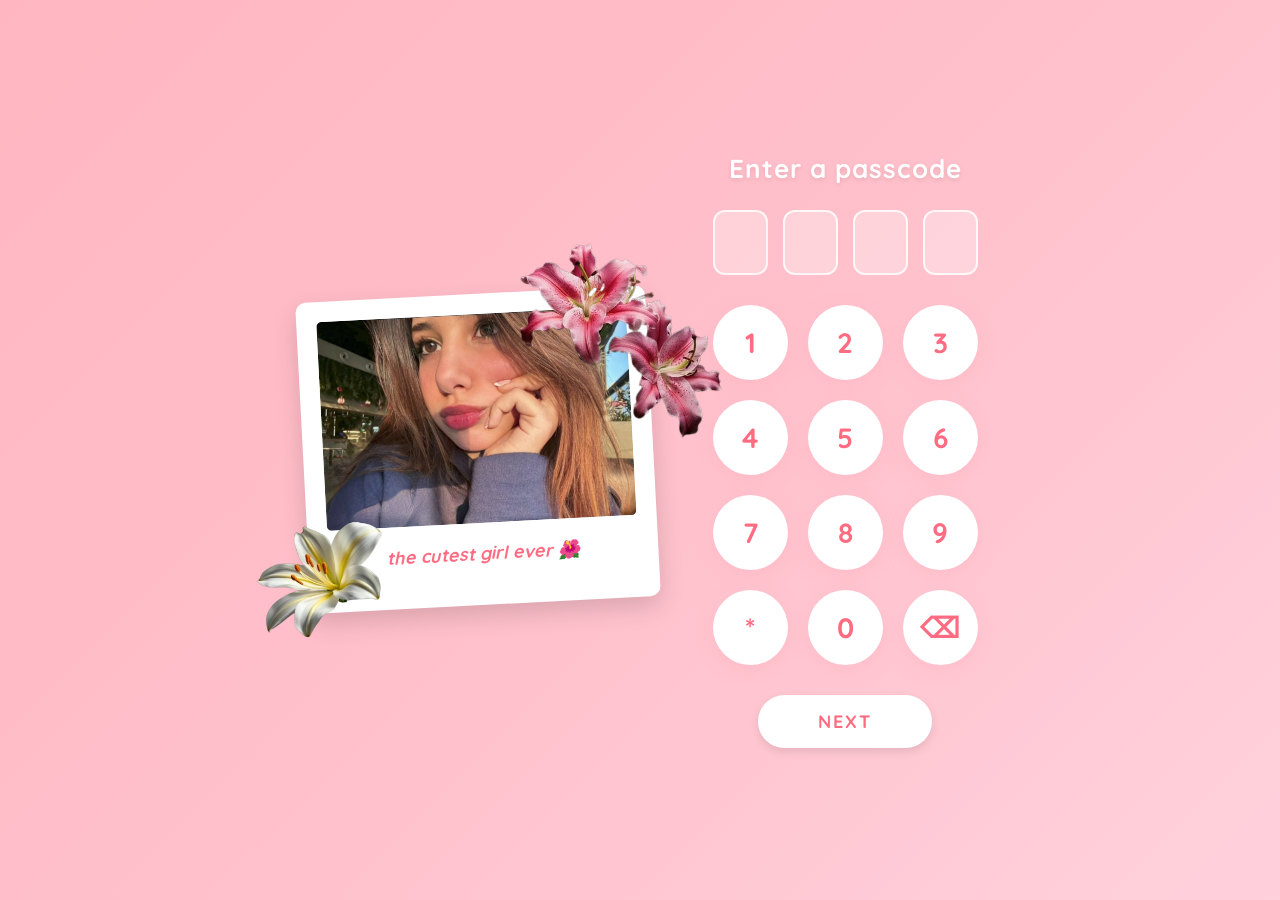
<file: index.html>
<!DOCTYPE html>
<html lang="en">
<head>
    <meta charset="UTF-8">
    <meta name="viewport" content="width=device-width, initial-scale=1.0">
    <title>Enter Passcode</title>
    <link rel="stylesheet" href="style.css">
    <link href="https://fonts.googleapis.com/css2?family=Quicksand:wght@500;700&display=swap" rel="stylesheet">
</head>
<body>
    <div class="container">
        
        <!-- القسم الأيسر: الصورة -->
        <div class="left-section">
            <div class="photo-card">
                <!-- الشريطة الوردية -->
                <img src="bow.png" alt="Bow" class="bow-icon">  
                <!-- صورة الرسم (الولد والبنت) -->
                <img src="couple.png" alt="Couple" class="couple-img">
                <p class="caption">the cutest girl ever 🌺</p>
            </div>
            <!-- صور الدببة -->
            <img src="teddy.png" alt="Teddy" class="teddy-img">
        </div>

        <!-- القسم الأيمن: لوحة الأرقام -->
        <div class="right-section">
            <h2>Enter a passcode</h2>
            
            <!-- المربعات التي تظهر فيها الأرقام -->
            <div class="passcode-display">
                <input type="text" readonly value="">
                <input type="text" readonly value="">
                <input type="text" readonly value="">
                <input type="text" readonly value="">
            </div>

            <!-- أزرار الأرقام -->
            <div class="keypad">
                <button onclick="addNumber(1)">1</button>
                <button onclick="addNumber(2)">2</button>
                <button onclick="addNumber(3)">3</button>
                <button onclick="addNumber(4)">4</button>
                <button onclick="addNumber(5)">5</button>
                <button onclick="addNumber(6)">6</button>
                <button onclick="addNumber(7)">7</button>
                <button onclick="addNumber(8)">8</button>
                <button onclick="addNumber(9)">9</button>
                <button onclick="addNumber('*')">*</button>
                <button onclick="addNumber(0)">0</button>
                <button onclick="deleteNumber()">⌫</button>
            </div>

            <!-- زر الانتقال للصفحة الثانية -->
            <button class="next-btn" onclick="goToNextPage()">NEXT</button>
        </div>

    </div>

    <!-- ربط ملف الجافاسكريبت -->
    <script src="script.js"></script>
</body>
</html>
</file>
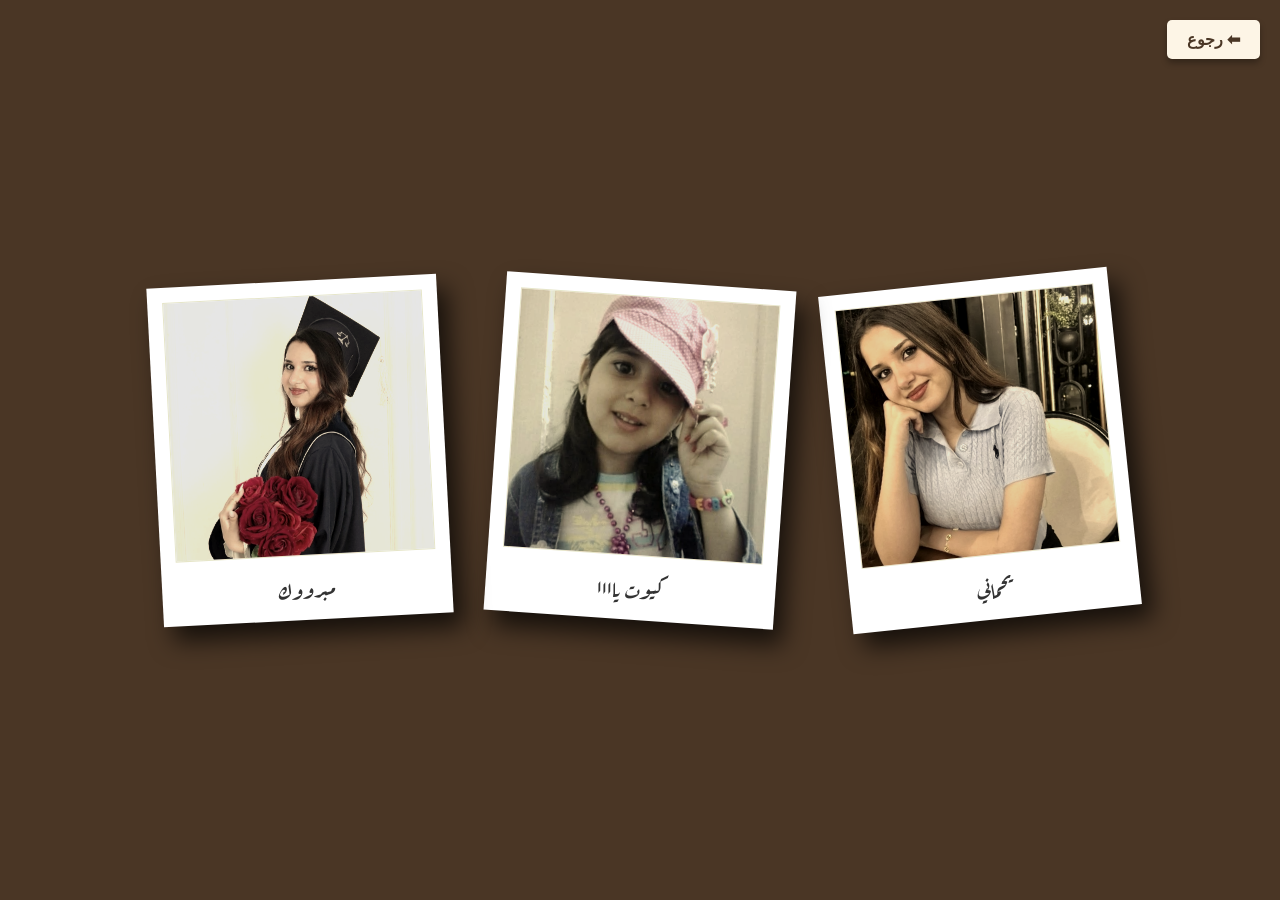
<file: album.html>
<!DOCTYPE html>
<html lang="ar" dir="rtl">
<head>
    <meta charset="UTF-8">
    <meta name="viewport" content="width=device-width, initial-scale=1.0">
    <title>ذكرياتنا</title>
    <!-- هنا ربطنا ملف التصميم -->
    <link rel="stylesheet" href="album.css">
    <link href="https://fonts.googleapis.com/css2?family=Aref+Ruqaa:wght@400;700&display=swap" rel="stylesheet">
</head>
<body>

    <!-- زر الرجوع لصفحة الهدايا -->
    <a href="page2.html" class="back-btn">⬅ رجوع</a>

    <div class="album-container">
        
        <!-- الصورة الأولى (غير photo1.jpg لاسم صورتك) -->
        <div class="polaroid">
            <img src="photo1.jpg" alt="Memory 1">
            <p>يحماني</p>
        </div>
        
        <!-- الصورة الثانية -->
        <div class="polaroid">
            <img src="photo2.jpg" alt="Memory 2">
            <p>كيوت ياااا</p>
        </div>
        
        <!-- الصورة الثالثة -->
        <div class="polaroid">
            <img src="photo3.jpg" alt="Memory 3">
            <p>مبرووك</p>
        </div>
        
    </div>

</body>
</html>
</file>
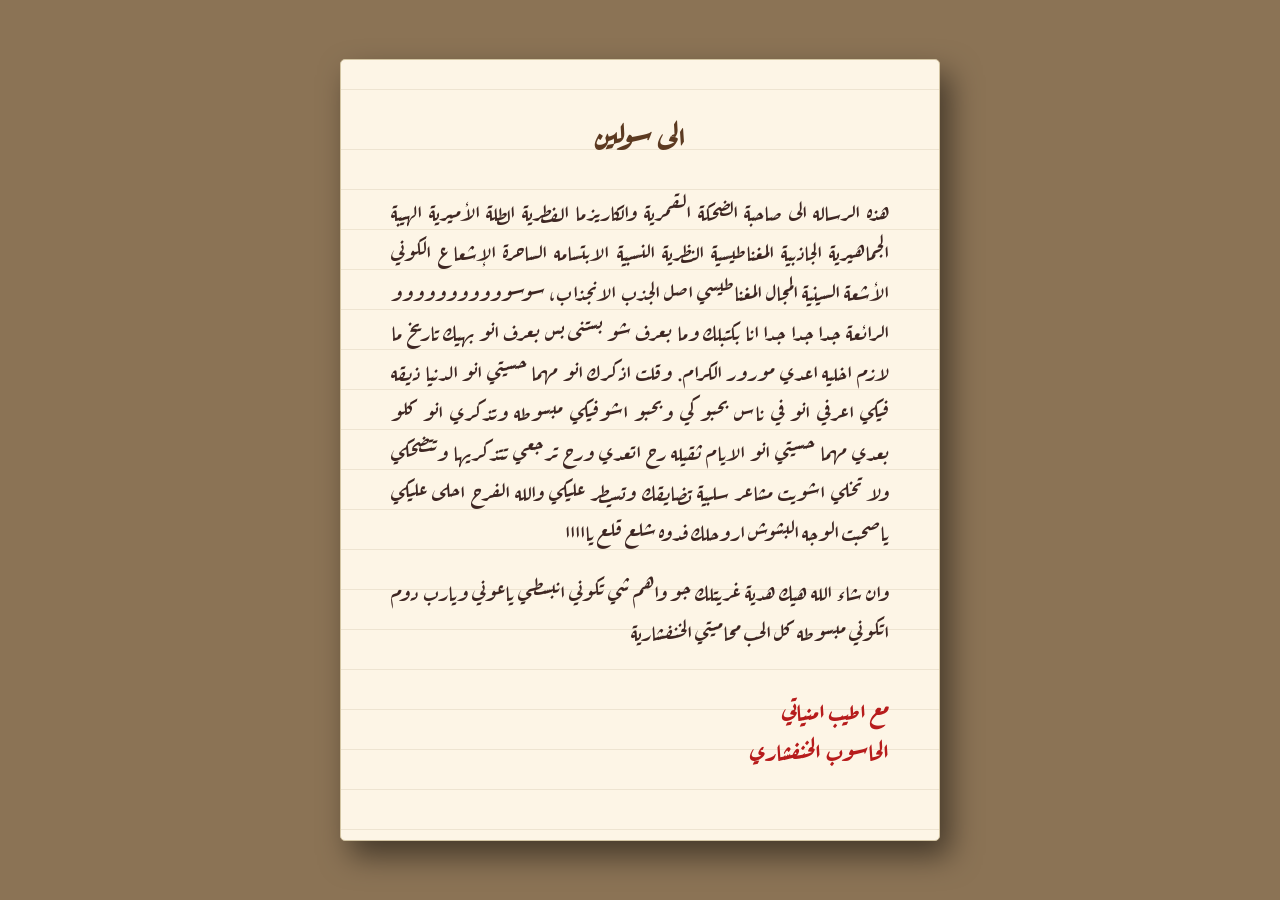
<file: letter.html>
<!DOCTYPE html>
<html lang="ar" dir="rtl">
<head>
    <meta charset="UTF-8">
    <meta name="viewport" content="width=device-width, initial-scale=1.0">
    <title>رسالة لك</title>
    <!-- ربط ملف التصميم -->
    <link rel="stylesheet" href="letter.css">
    <!-- استدعاء خط عربي قديم وجميل -->
    <link href="https://fonts.googleapis.com/css2?family=Aref+Ruqaa:wght@400;700&display=swap" rel="stylesheet">
</head>
<body>

    <div class="old-paper">
        <!-- هنا تكتب كلامك -->
        <h1 > الى سولين </h1>
        <p>
           هذه الرساله الى صاحبة الضحكة القمرية والكاريزما الفطرية الطلة
           الأميرية الهيبة الجماهيرية الجاذبية المغناطيسية النظرية النسبية
          الابتسامه الساحرة الإشعاع الكوني الأشعة السينية المجال المغناطيسي
         اصل  الجذب الانجذاب، سوسووووووووووو الرائعة جدا جدا جدا
         انا بكتبلك وما بعرف شو بستنى بس بعرف انو بهيك تاريخ ما لازم اخليه اعدي مورور الكرام. 
         وقلت اذكرك انو مهما حسيتي انو الدنيا ذيقه فيكي اعرفي انو في ناس بحبوكي وبحبو اشوفيكي
         مبسوطه وتذكري انو كلو بعدي مهما حسيتي انو الايام ثقيله رح اتعدي ورح ترجعي تتذكريها وتتضحكي 
         ولا تخلي اشويت مشاعر سلبية تضايقك وتسيطر عليكي والله الفرح احلى عليكي ياصحبت الوجه البشوش
         اروحلك فدوه شلع قلع يااااا
        </p>
        <p>
           وان شاء الله هيك هدية غريتلك جو واهم شي تكوني انبسطي ياعوني 
           ويارب دوم اتكوني مبسوطه كل الحب محاميتي الخنفشارية
        </p>
        <p class="signature">مع اطيب امنياتي<br> الحاسوب الخنفشاري</p>
    </div>

</body>
</html>
</file>
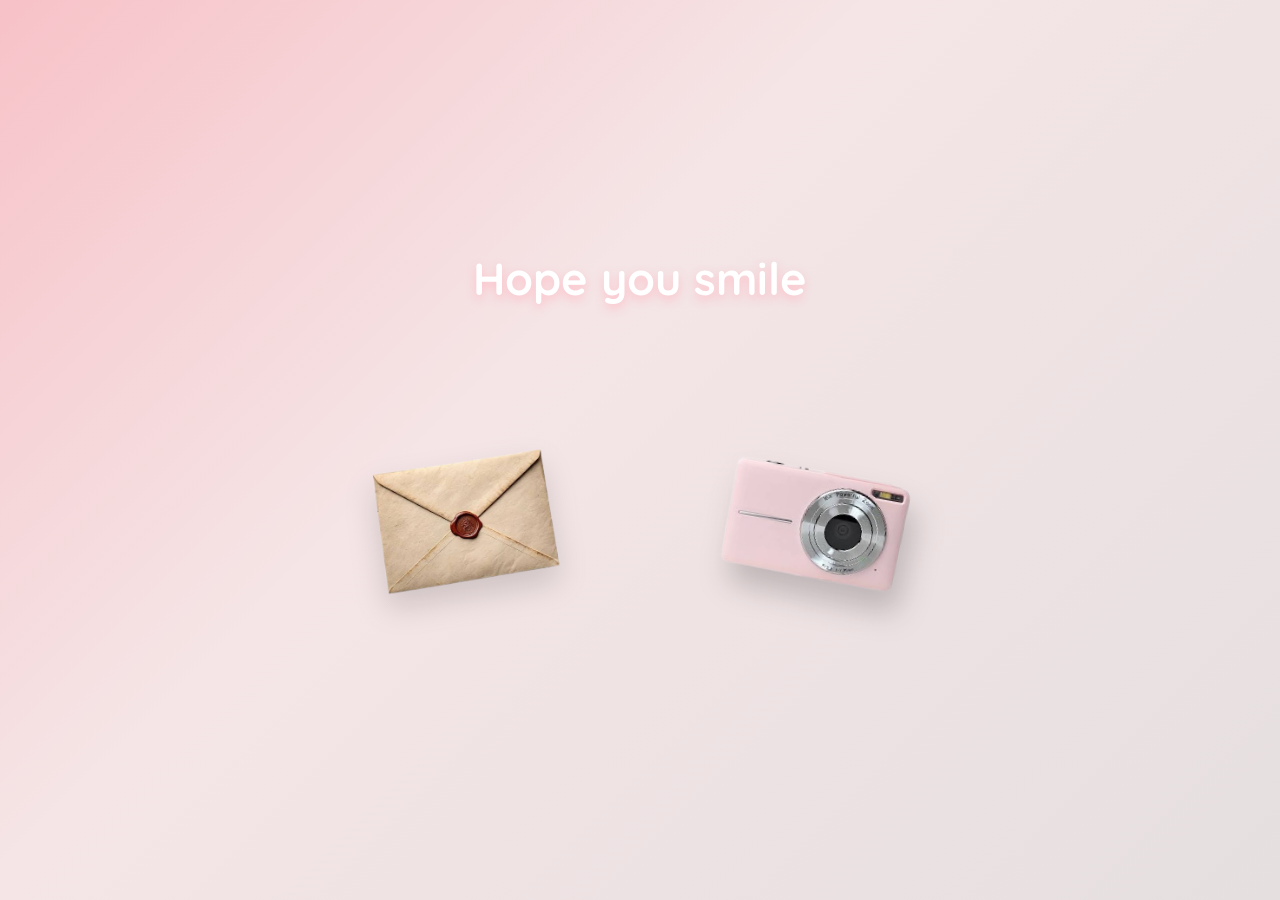
<file: page2.html>
<!DOCTYPE html>
<html lang="en">
<head>
    <meta charset="UTF-8">
    <meta name="viewport" content="width=device-width, initial-scale=1.0">
    <title>Hope you smile</title>
    <link rel="stylesheet" href="style2.css">
    <link href="https://fonts.googleapis.com/css2?family=Quicksand:wght@500;700&display=swap" rel="stylesheet">
</head>
<body>

    <div class="page2-container">
        <h1 class="title">Hope you smile</h1>
        <div class="gifts-area">
            
            <!-- المظروف (يفتح الرسالة) -->
            <div class="gift-item envelope">
                <a href="letter.html">
                    <img src="envelope.png" alt="Envelope">
                </a>
            </div>
            
            <!-- الكاميرا (تفتح الألبوم) -->
            <div class="gift-item camera">
                <a href="album.html">
                    <img src="camera.png" alt="Camera">
                </a>
            </div>
            
        </div>
    </div>

</body>
</html>
</file>
<file: style.css>
/* تصفير الهوامش وتحديد الخط */
* {
    box-sizing: border-box;
    margin: 0;
    padding: 0;
    font-family: 'Quicksand', sans-serif;
}

/* خلفية الصفحة الوردية المتدرجة */
body {
    background: linear-gradient(135deg, #ffb6c1, #ffc0cb, #ffd1dc);
    height: 100vh;
    display: flex;
    justify-content: center;
    align-items: center;
    overflow: hidden;
}

/* الحاوية الرئيسية التي تجمع الصورة ولوحة الأرقام */
.container {
    display: flex;
    align-items: center;
    justify-content: center;
    gap: 60px; /* المسافة بين الصورة والأرقام */
    width: 100%;
    max-width: 1000px;
    padding: 20px;
}

/* --- القسم الأيسر (الصورة) --- */
.left-section {
    position: relative;
}

/* إطار الصورة الأبيض المائل */
.photo-card {
    background: white;
    padding: 20px 20px 40px 20px;
    border-radius: 10px;
    box-shadow: 0 10px 25px rgba(0,0,0,0.15);
    transform: rotate(-3deg); /* ميلان بسيط */
    position: relative;
    text-align: center;
    width: 350px;
}

/* الشريطة الوردية أعلى الصورة */
.bow-icon {
    position: absolute;
    top: -165px;       /* تطلع لفوق شوي */
    right: -85px;     /* تطلع لبرا عاليمين شوي */
    width: 220px;     /* حجمها (كبره أو صغره حسب ما تحب) */
    z-index: 30;      /* تضمن إنها تطلع فوق الصورة */
}

/* صورة الرسم (الولد والبنت) */
.couple-img {
    width: 100%;
    height: auto;
    border-radius: 5px;
}

/* النص الموجود أسفل الصورة */
.caption {
    margin-top: 15px;
    color: #ff6b81;
    font-size: 18px;
    font-weight: bold;
    font-style: italic;
}

/* الدببة أسفل يسار الصورة */
.teddy-img {
    position: absolute;
    bottom: -40px;
    left: -50px;
    width: 140px;
}

/* --- القسم الأيمن (لوحة الأرقام) --- */
.right-section {
    display: flex;
    flex-direction: column;
    align-items: center;
}

/* كلمة Enter a passcode */
h2 {
    color: white;
    font-size: 26px;
    margin-bottom: 25px;
    letter-spacing: 1px;
    text-shadow: 0 2px 4px rgba(0,0,0,0.1);
}

/* مربعات إدخال الأرقام */
.passcode-display {
    display: flex;
    gap: 15px;
    margin-bottom: 30px;
}

.passcode-display input {
    width: 55px;
    height: 65px;
    border: 2px solid rgba(255, 255, 255, 0.8);
    background: rgba(255, 255, 255, 0.3);
    border-radius: 12px;
    font-size: 28px;
    color: white;
    text-align: center;
    outline: none;
}

/* لوحة المفاتيح (الأزرار) */
.keypad {
    display: grid;
    grid-template-columns: repeat(3, 1fr);
    gap: 20px;
    margin-bottom: 30px;
}

/* شكل الأزرار الدائرية */
.keypad button {
    width: 75px;
    height: 75px;
    border-radius: 50%;
    border: none;
    background: white;
    color: #ff6b81;
    font-size: 28px;
    font-weight: bold;
    cursor: pointer;
    box-shadow: 0 5px 15px rgba(255, 182, 193, 0.5);
    transition: 0.2s;
}

/* تأثير عند الضغط على الزر */
.keypad button:active {
    transform: scale(0.9);
    background: #ffe6ea;
}

/* زر NEXT */
.next-btn {
    background: white;
    color: #ff6b81;
    border: none;
    padding: 15px 60px;
    border-radius: 30px;
    font-size: 18px;
    font-weight: bold;
    letter-spacing: 2px;
    cursor: pointer;
    box-shadow: 0 4px 10px rgba(0,0,0,0.1);
    transition: 0.3s;
}

/* تأثير عند تمرير الماوس على زر NEXT */
.next-btn:hover {
    background: #ff6b81;
    color: white;
    transform: translateY(-3px);
}
</file>
<file: album.css>
* { box-sizing: border-box; margin: 0; padding: 0; }

body {
    /* خلفية خشب */
    background-color: #4a3625; 
    background-image: url('https://www.transparenttextures.com/patterns/wood-pattern.png');
    height: 100vh;
    display: flex;
    justify-content: center;
    align-items: center;
    overflow: hidden;
}

/* زر الرجوع */
.back-btn {
    position: absolute; top: 20px; right: 20px;
    background-color: #fdf5e6; color: #4a3625; text-decoration: none;
    padding: 10px 20px; border-radius: 5px; font-family: sans-serif; font-weight: bold;
    box-shadow: 0 4px 6px rgba(0,0,0,0.3); transition: 0.3s;
}
.back-btn:hover { background-color: #d3c5a3; }

/* حاوية الصور */
.album-container {
    display: flex;
    flex-wrap: wrap;
    justify-content: center;
    align-items: center;
    gap: 50px;
    padding: 20px;
}

/* قالب البولارويد القديم */
.polaroid {
    background: white;
    padding: 15px 15px 60px 15px;
    box-shadow: 10px 15px 25px rgba(0, 0, 0, 0.7);
    transition: transform 0.3s ease, z-index 0.3s;
    position: relative;
}

/* ميلان الصور */
.polaroid:nth-child(1) { transform: rotate(-6deg); }
.polaroid:nth-child(2) { transform: rotate(4deg); }
.polaroid:nth-child(3) { transform: rotate(-3deg); }

/* تأثير التكبير عند المرور بالماوس */
.polaroid:hover {
    transform: scale(1.15) rotate(0deg);
    z-index: 10;
}

.polaroid img {
    width: 260px;
    height: 260px;
    object-fit: cover;
    /* فلتر قديم */
    filter: sepia(0.5) contrast(1.1) brightness(0.9);
    border: 1px solid #ddd;
}

.polaroid p {
    position: absolute;
    bottom: 15px;
    left: 0;
    width: 100%;
    text-align: center;
    font-family: 'Aref Ruqaa', serif;
    color: #333;
    font-size: 22px;
}
</file>
<file: letter.css>
* {
    box-sizing: border-box;
    margin: 0;
    padding: 0;
}

body {
    /* خلفية خشب أو لون غامق يبرز الورقة القديمة */
    background-color: #8b7355; 
    background-image: url('https://www.transparenttextures.com/patterns/wood-pattern.png');
    height: 100vh;
    display: flex;
    justify-content: center;
    align-items: center;
    font-family: 'Aref Ruqaa', serif; /* الخط العربي القديم */
}

.old-paper {
    background-color: #fdf5e6; /* لون الورق القديم (أصفر فاتح) */
    width: 90%;
    max-width: 600px;
    padding: 50px;
    border-radius: 5px;
    /* ظل قوي يعطي إحساس إن الورقة مرتفعة */
    box-shadow: 10px 15px 30px rgba(0, 0, 0, 0.5);
    /* حواف الورقة المحروقة أو القديمة */
    border: 1px solid #d3c5a3;
    /* خطوط خفيفة في الخلفية كأنها ورق مسطر */
    background-image: repeating-linear-gradient(
        transparent,
        transparent 39px,
        #e0d4bc 40px
    );
    background-position: 0 50px;
    position: relative;
}

/* تأثير بقع الزمن على الورقة */
.old-paper::before {
    content: "";
    position: absolute;
    top: 0; right: 0; bottom: 0; left: 0;
    background-image: url('https://www.transparenttextures.com/patterns/old-mathematics.png');
    opacity: 0.3;
    pointer-events: none;
}

.old-paper h1 {
    color: #5c3a21; /* لون بني غامق للحبر */
    text-align: center;
    margin-bottom: 30px;
    font-size: 32px;
}

.old-paper p {
    color: #3e2723;
    font-size: 22px;
    line-height: 40px; /* يتوافق مع الخطوط اللي في الخلفية */
    margin-bottom: 20px;
    text-align: justify;
}

.signature {
    margin-top: 40px;
    text-align: left;
    font-weight: bold;
    font-size: 24px !important;
    color: #b71c1c !important; /* لون حبر أحمر */
}
</file>
<file: style2.css>
/* تصفير الهوامش وتحديد الخط */
* {
    box-sizing: border-box;
    margin: 0;
    padding: 0;
    font-family: 'Quicksand', sans-serif;
}

/* خلفية الصفحة الثانية (متدرجة من الوردي إلى الرمادي الفاتح) */
body {
    background: linear-gradient(135deg, #f7c2c8 0%, #f5e5e6 40%, #e5dfe0 100%);
    height: 100vh;
    display: flex;
    justify-content: center;
    align-items: center;
    overflow: hidden;
}

/* الحاوية الرئيسية */
.page2-container {
    text-align: center;
    width: 100%;
    max-width: 1000px;
}

/* عنوان Gifts for you */
.title {
    color: white;
    font-size: 45px;
    font-weight: 700;
    margin-bottom: 90px; /* مسافة تحت العنوان */
    text-shadow: 0px 4px 10px rgba(255, 182, 193, 0.8); /* ظل ناعم */
}

/* الحاوية التي تضم الصورتين */
.gifts-area {
    display: flex;
    justify-content: center;
    align-items: center;
    gap: 100px; /* المسافة بين المظروف والكاميرا */
    position: relative;
}

/* تنسيق عام للصور */
.gift-item img {
    width: 250px; /* حجم الصور */
    height: auto;
    transition: transform 0.3s ease; /* حركة ناعمة عند التكبير */
    cursor: pointer;
}

/* تأثير عند تمرير الماوس (تكبير بسيط) */
.gift-item:hover img {
    transform: scale(1.1) translateY(-10px);
}

/* ميلان الكاميرا قليلاً كما في الصورة */
.camera img {
    transform: rotate(10deg);
}
.camera:hover img {
    transform: rotate(10deg) scale(1.1) translateY(-10px);
}

/* إضافة ظل ناعم للصور لتعطي شكل 3D */
.envelope img {
    filter: drop-shadow(0px 15px 15px rgba(0, 0, 0, 0.15));
}
.camera img {
    filter: drop-shadow(10px 20px 15px rgba(0, 0, 0, 0.2));
}
</file>
